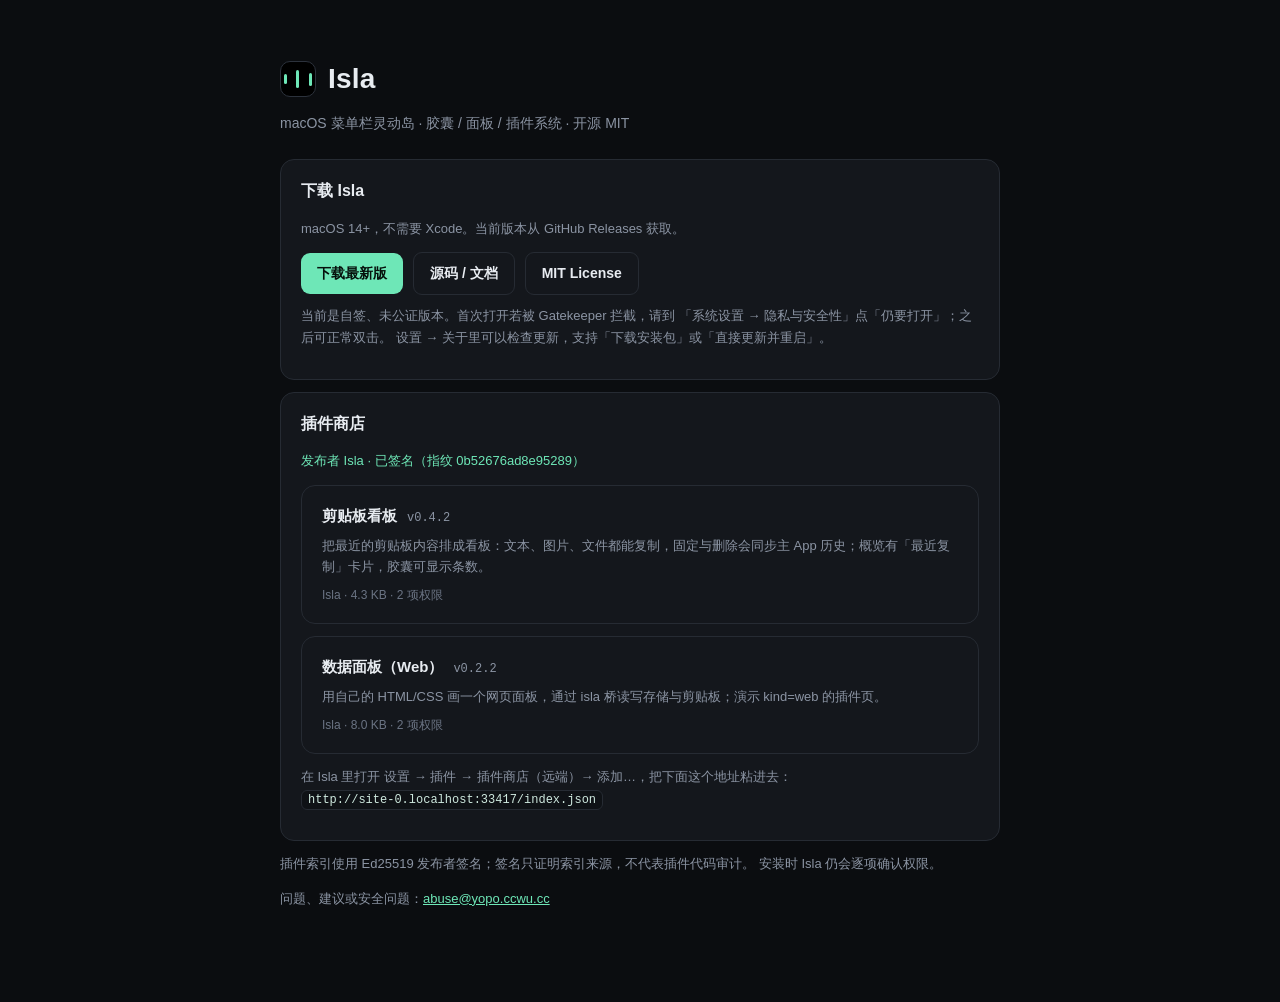
<file: index.html>
<!DOCTYPE html>
<html lang="zh-CN">
<head>
<meta charset="utf-8">
<meta name="viewport" content="width=device-width, initial-scale=1">
<title>Isla · macOS 灵动岛</title>
<style>
  :root {
    --bg: #0b0d10; --panel: #14171c; --line: #262b33;
    --text: #e8ecf1; --muted: #8b94a3; --accent: #6ee7b7;
  }
  * { box-sizing: border-box; }
  body {
    margin: 0; padding: 56px 20px 80px; background: var(--bg); color: var(--text);
    font: 15px/1.65 -apple-system, BlinkMacSystemFont, "PingFang SC", "Helvetica Neue", sans-serif;
  }
  main { max-width: 720px; margin: 0 auto; }
  .brand { display: flex; align-items: center; gap: 12px; margin-bottom: 10px; }
  .mark {
    width: 36px; height: 36px; border-radius: 10px; background: #000;
    border: 1px solid #2c323c; display: grid; place-items: center; gap: 3px;
    grid-auto-flow: column;
  }
  .mark i { display: block; width: 3px; border-radius: 2px; background: var(--accent); }
  .mark i:nth-child(1) { height: 10px; }
  .mark i:nth-child(2) { height: 18px; }
  .mark i:nth-child(3) { height: 13px; }
  h1 { font-size: 28px; margin: 0; letter-spacing: .2px; }
  h2 { font-size: 16px; margin: 0 0 10px; }
  .sub { color: var(--muted); margin: 2px 0 24px; font-size: 14px; }
  .card {
    background: var(--panel); border: 1px solid var(--line); border-radius: 14px;
    padding: 18px 20px; margin-bottom: 12px;
  }
  .cta { display: flex; flex-wrap: wrap; gap: 10px; align-items: center; }
  .btn {
    display: inline-block; padding: 9px 16px; border-radius: 9px; text-decoration: none;
    background: var(--accent); color: #06110c; font-weight: 600; font-size: 14px;
  }
  .btn.secondary { background: transparent; color: var(--text); border: 1px solid var(--line); }
  .row { display: flex; align-items: baseline; gap: 10px; }
  .name { font-weight: 600; }
  .ver { color: var(--muted); font: 12px ui-monospace, SFMono-Regular, Menlo, monospace; }
  .desc { color: var(--muted); font-size: 13px; margin-top: 6px; }
  .meta { color: #6b7484; font-size: 12px; margin-top: 8px; }
  .muted { color: var(--muted); font-size: 13px; }
  .note { color: var(--muted); font-size: 13px; margin-top: 10px; }
  a { color: var(--accent); }
  code {
    background: #0f1216; border: 1px solid var(--line); border-radius: 6px;
    padding: 2px 6px; font: 12px ui-monospace, SFMono-Regular, Menlo, monospace;
    color: #cfe9df; word-break: break-all;
  }
</style>
</head>
<body>
<main>
  <div class="brand">
    <span class="mark"><i></i><i></i><i></i></span>
    <h1>Isla</h1>
  </div>
  <p class="sub">macOS 菜单栏灵动岛 · 胶囊 / 面板 / 插件系统 · 开源 MIT</p>

  <div class="card">
    <h2>下载 Isla</h2>
    <p class="muted">macOS 14+，不需要 Xcode。当前版本从 GitHub Releases 获取。</p>
    <div class="cta">
      <a class="btn" href="https://github.com/LLllCCC/Isla/releases/latest">下载最新版</a>
      <a class="btn secondary" href="https://github.com/LLllCCC/Isla">源码 / 文档</a>
      <a class="btn secondary" href="https://github.com/LLllCCC/Isla/blob/main/LICENSE">MIT License</a>
    </div>
    <p class="note">
      当前是自签、未公证版本。首次打开若被 Gatekeeper 拦截，请到
      「系统设置 → 隐私与安全性」点「仍要打开」；之后可正常双击。
      设置 → 关于里可以检查更新，支持「下载安装包」或「直接更新并重启」。
    </p>
  </div>

  <div class="card">
    <h2>插件商店</h2>
    <p class="muted" id="pub">正在检查签名…</p>
    <div id="list"></div>
    <p class="note">
      在 Isla 里打开 设置 → 插件 → 插件商店（远端）→ 添加…，把下面这个地址粘进去：<br>
      <code id="src"></code>
    </p>
  </div>

  <p class="note">
    插件索引使用 Ed25519 发布者签名；签名只证明索引来源，不代表插件代码审计。
    安装时 Isla 仍会逐项确认权限。
  </p>
  <p class="note">
    问题、建议或安全问题：<a href="mailto:abuse@yopo.ccwu.cc">abuse@yopo.ccwu.cc</a>
  </p>
</main>
<script>
  const base = location.origin + location.pathname.replace(/index\.html$/, "");
  const src = base + "index.json";
  document.getElementById("src").textContent = src;
  fetch(src, { cache: "no-store" })
    .then(r => r.json())
    .then(idx => {
      const pub = document.getElementById("pub");
      if (idx.publisher) {
        pub.textContent = "发布者 " + idx.publisher.name + " · 已签名（指纹 " + idx.publisher.keyID + "）";
        pub.style.color = "var(--accent)";
      } else {
        pub.textContent = "未签名：无法确认发布者，Isla 安装前会再次确认。";
      }
      const list = document.getElementById("list");
      (idx.plugins || []).forEach(p => {
        const el = document.createElement("div");
        el.className = "card";
        const perms = (p.permissions || []).length;
        const size = p.size ? (p.size / 1024).toFixed(1) + " KB" : "";
        el.innerHTML =
          '<div class="row"><span class="name"></span><span class="ver"></span></div>' +
          '<div class="desc"></div><div class="meta"></div>';
        el.querySelector(".name").textContent = p.name || p.id;
        el.querySelector(".ver").textContent = "v" + (p.version || "?");
        el.querySelector(".desc").textContent = p.summary || "";
        el.querySelector(".meta").textContent =
          [p.author, size, perms ? perms + " 项权限" : ""].filter(Boolean).join(" · ");
        list.appendChild(el);
      });
      if (!(idx.plugins || []).length) list.textContent = "商店里还没有插件。";
    })
    .catch(err => {
      document.getElementById("list").textContent = "读取 index.json 失败：" + err;
    });
</script>
</body>
</html>
</file>
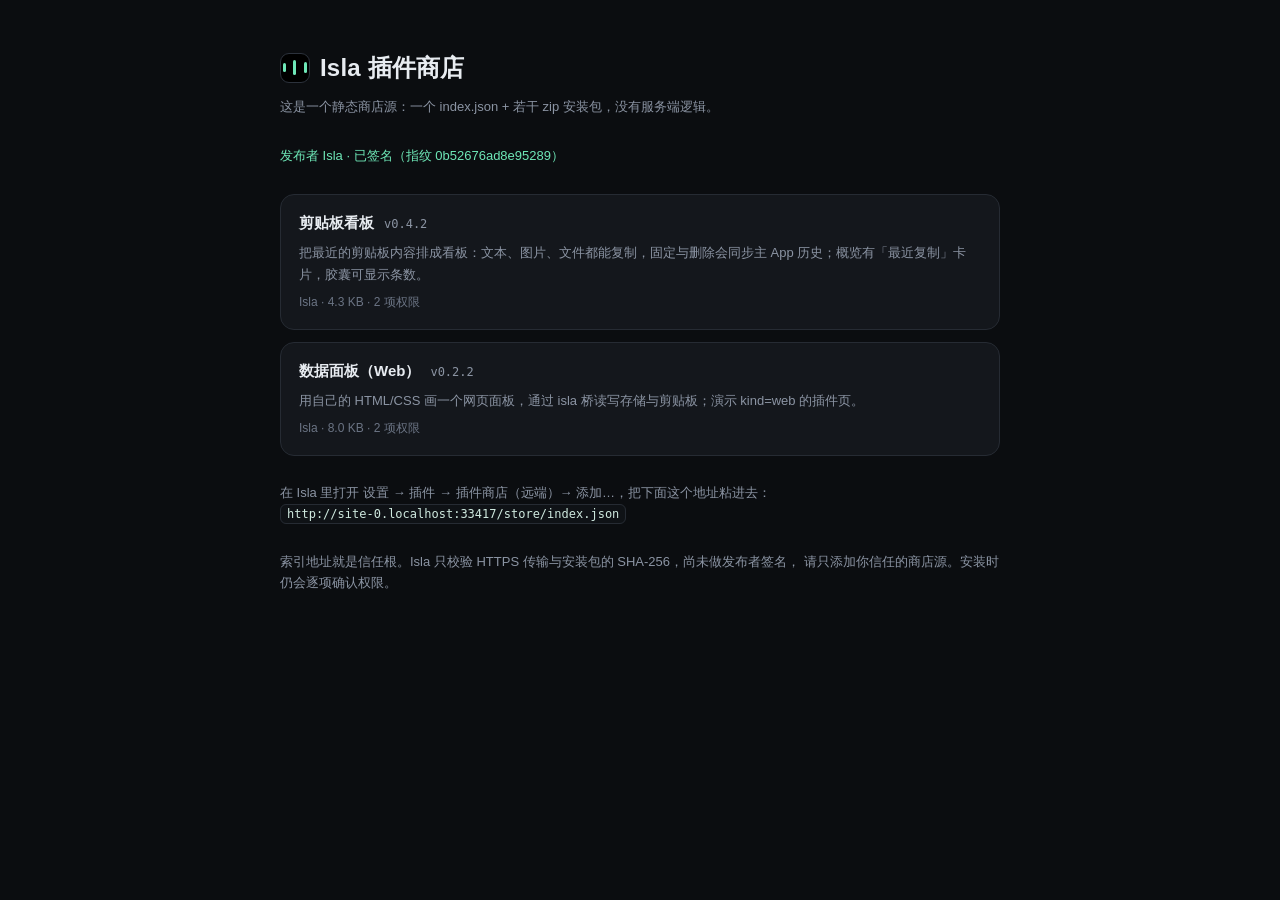
<file: store/index.html>
<!DOCTYPE html>
<html lang="zh-CN">
<head>
<meta charset="utf-8">
<meta name="viewport" content="width=device-width, initial-scale=1">
<title>Isla 插件商店</title>
<style>
  :root {
    --bg: #0b0d10; --panel: #14171c; --line: #262b33;
    --text: #e8ecf1; --muted: #8b94a3; --accent: #6ee7b7;
  }
  * { box-sizing: border-box; }
  body {
    margin: 0; padding: 48px 20px 80px; background: var(--bg); color: var(--text);
    font: 15px/1.65 -apple-system, BlinkMacSystemFont, "PingFang SC", "Helvetica Neue", sans-serif;
  }
  main { max-width: 720px; margin: 0 auto; }
  .brand { display: flex; align-items: center; gap: 10px; margin-bottom: 8px; }
  .mark {
    width: 30px; height: 30px; border-radius: 9px; background: #000;
    border: 1px solid #2c323c; display: grid; place-items: center; gap: 3px;
    grid-auto-flow: column;
  }
  .mark i { display: block; width: 3px; border-radius: 2px; background: var(--accent); }
  .mark i:nth-child(1) { height: 9px; }
  .mark i:nth-child(2) { height: 15px; }
  .mark i:nth-child(3) { height: 11px; }
  h1 { font-size: 24px; margin: 0; letter-spacing: .2px; }
  .sub { color: var(--muted); margin: 2px 0 28px; font-size: 13px; }
  .card {
    background: var(--panel); border: 1px solid var(--line); border-radius: 14px;
    padding: 16px 18px; margin-bottom: 12px;
  }
  .row { display: flex; align-items: baseline; gap: 10px; }
  .name { font-weight: 600; }
  .ver { color: var(--muted); font: 12px ui-monospace, SFMono-Regular, Menlo, monospace; }
  .desc { color: var(--muted); font-size: 13px; margin-top: 6px; }
  .meta { color: #6b7484; font-size: 12px; margin-top: 8px; }
  code {
    background: #0f1216; border: 1px solid var(--line); border-radius: 6px;
    padding: 2px 6px; font: 12px ui-monospace, SFMono-Regular, Menlo, monospace;
    color: #cfe9df; word-break: break-all;
  }
  .note { color: var(--muted); font-size: 13px; margin-top: 26px; }
  a { color: var(--accent); }
</style>
</head>
<body>
<main>
  <div class="brand">
    <span class="mark"><i></i><i></i><i></i></span>
    <h1>Isla 插件商店</h1>
  </div>
  <p class="sub">这是一个静态商店源：一个 index.json + 若干 zip 安装包，没有服务端逻辑。</p>
  <p class="sub" id="pub">正在检查签名…</p>

  <div id="list"></div>

  <p class="note">
    在 Isla 里打开 设置 → 插件 → 插件商店（远端）→ 添加…，把下面这个地址粘进去：<br>
    <code id="src"></code>
  </p>
  <p class="note">
    索引地址就是信任根。Isla 只校验 HTTPS 传输与安装包的 SHA-256，尚未做发布者签名，
    请只添加你信任的商店源。安装时仍会逐项确认权限。
  </p>
</main>
<script>
  const base = location.origin + location.pathname.replace(/index\.html$/, "");
  const src = base + "index.json" + location.search;
  document.getElementById("src").textContent = src;
  fetch(src, { cache: "no-store" })
    .then(r => r.json())
    .then(idx => {
      const pub = document.getElementById("pub");
      if (idx.publisher) {
        pub.textContent = "发布者 " + idx.publisher.name + " · 已签名（指纹 " + idx.publisher.keyID + "）";
        pub.style.color = "var(--accent)";
      } else {
        pub.textContent = "未签名：无法确认发布者，Isla 安装前会再次确认。";
      }
      const list = document.getElementById("list");
      (idx.plugins || []).forEach(p => {
        const el = document.createElement("div");
        el.className = "card";
        const perms = (p.permissions || []).length;
        const size = p.size ? (p.size / 1024).toFixed(1) + " KB" : "";
        el.innerHTML =
          '<div class="row"><span class="name"></span><span class="ver"></span></div>' +
          '<div class="desc"></div><div class="meta"></div>';
        el.querySelector(".name").textContent = p.name || p.id;
        el.querySelector(".ver").textContent = "v" + (p.version || "?");
        el.querySelector(".desc").textContent = p.summary || "";
        el.querySelector(".meta").textContent =
          [p.author, size, perms ? perms + " 项权限" : ""].filter(Boolean).join(" · ");
        list.appendChild(el);
      });
      if (!(idx.plugins || []).length) list.textContent = "商店里还没有插件。";
    })
    .catch(err => {
      document.getElementById("list").textContent = "读取 index.json 失败：" + err;
    });
</script>
</body>
</html>
</file>
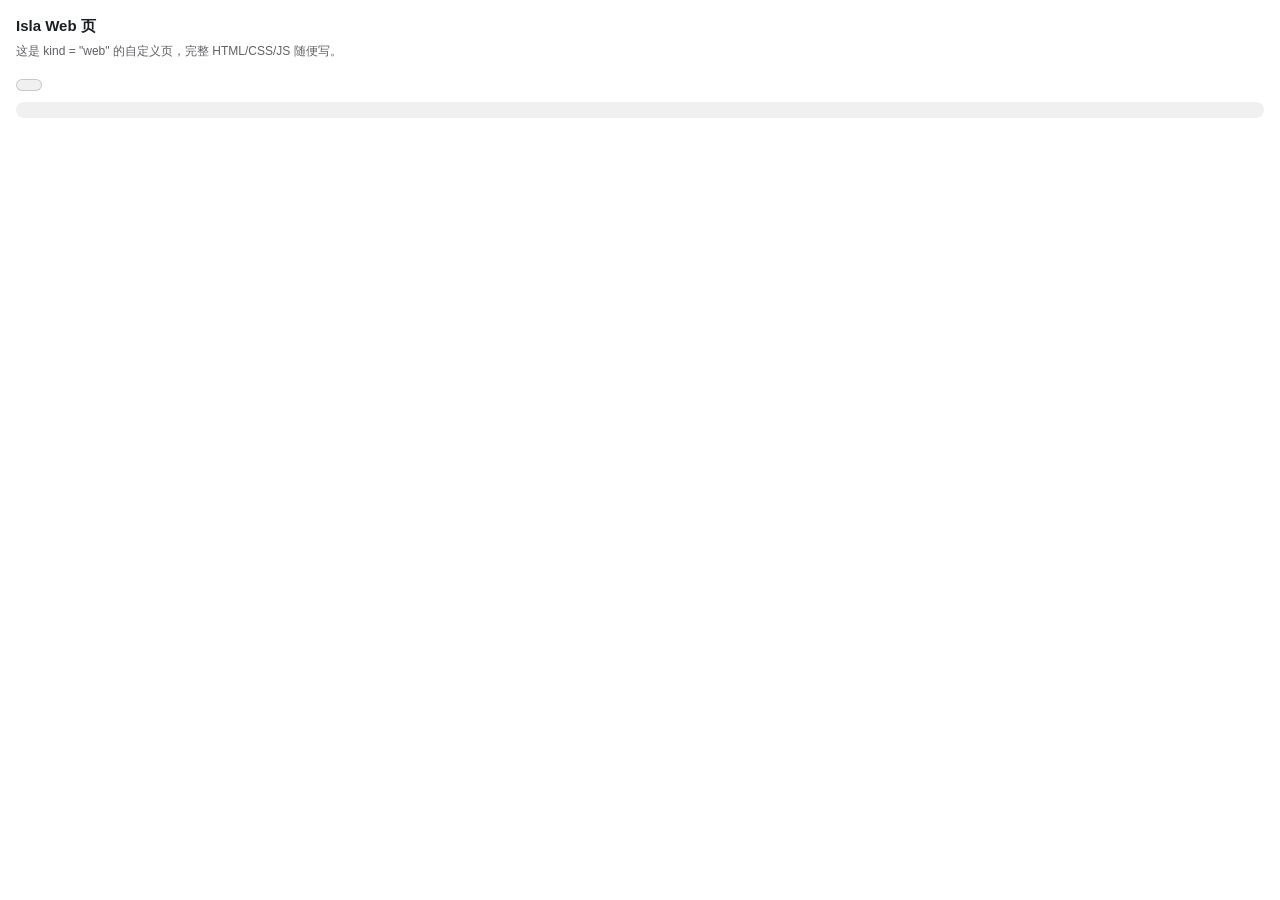
<file: docs/plugin-template/web/index.html>
<!DOCTYPE html>
<html lang="zh-CN">
<head>
<meta charset="utf-8">
<style>
  :root { color-scheme: light dark; }
  body {
    margin: 0; padding: 14px 16px;
    font: 13px/1.6 -apple-system, BlinkMacSystemFont, "PingFang SC", sans-serif;
    color: #1b1f24; background: transparent;
  }
  @media (prefers-color-scheme: dark) { body { color: #e8ecf1; } }
  h1 { font-size: 15px; margin: 0 0 4px; }
  p  { margin: 0 0 10px; opacity: .7; font-size: 12px; }
  button {
    font: inherit; padding: 5px 12px; border-radius: 8px; cursor: pointer;
    border: 1px solid rgba(128,128,128,.35); background: rgba(128,128,128,.12); color: inherit;
  }
  pre { font: 12px ui-monospace, Menlo, monospace; background: rgba(128,128,128,.12);
        padding: 8px 10px; border-radius: 8px; margin: 10px 0 0; white-space: pre-wrap; }
</style>
</head>
<body>
  <h1 id="title">Isla Web 页</h1>
  <p id="sub">这是 kind = "web" 的自定义页，完整 HTML/CSS/JS 随便写。</p>
  <button id="btn"></button>
  <pre id="out"></pre>

<script>
  // window.isla 是宿主给 Web 页的受限桥：
  //   isla.plugin      { id, page }
  //   isla.version     App 版本
  //   isla.locale      当前界面语言（"zh-Hans" / "en" …）
  //   isla.dark        是否深色
  //   isla.permissions 本插件被授予的权限
  //   isla.storage     get / set / remove（异步，返回 Promise）
  //   isla.clipboard   readText / writeText
  //   isla.ui          openPage(id)
  //   isla.log(...)    写插件日志
  const isla = window.isla
  const isEn = String(isla.locale || "").toLowerCase().indexOf("en") === 0

  document.getElementById("title").textContent = isEn ? "Isla Web Page" : "Isla Web 页"
  document.getElementById("btn").textContent = isEn ? "Save count" : "保存计数"
  document.getElementById("sub").textContent = isEn
    ? "A kind=\"web\" page: write any HTML/CSS/JS you like."
    : "这是 kind = \"web\" 的自定义页，完整 HTML/CSS/JS 随便写。"

  const out = document.getElementById("out")
  const show = (v) => { out.textContent = JSON.stringify(v, null, 2) }

  // 存储：需要 manifest 里声明 "storage" 权限
  isla.storage.get("webCount").then((n) => {
    show({ locale: isla.locale, dark: isla.dark, permissions: isla.permissions, webCount: n || 0 })
  })

  document.getElementById("btn").addEventListener("click", () => {
    isla.storage.get("webCount").then((n) => {
      const next = (n || 0) + 1
      return isla.storage.set("webCount", next).then(() => {
        show({ saved: next })
        isla.log("web page saved count", next)
      })
    })
  })
</script>
</body>
</html>
</file>
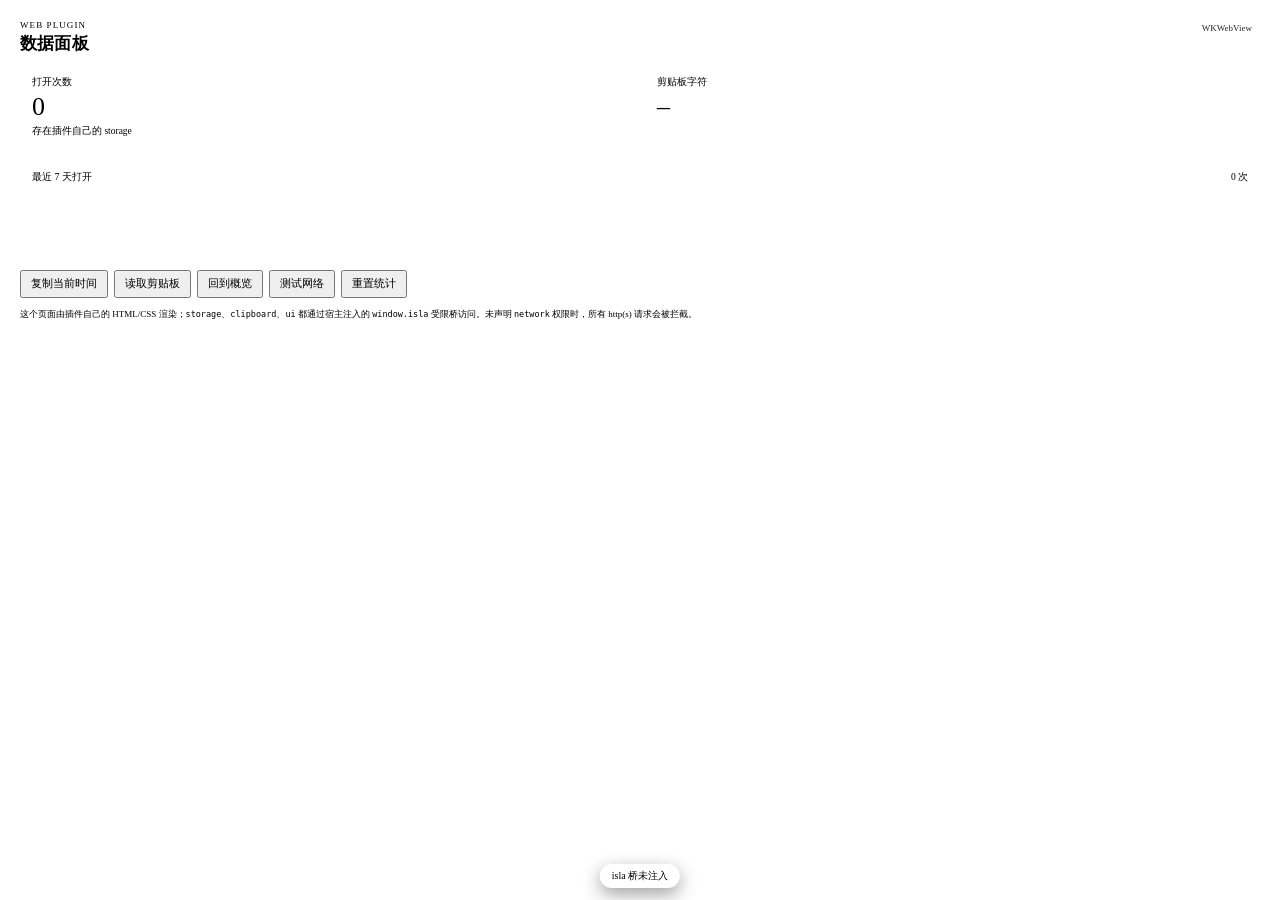
<file: Samples/web-dashboard/web/index.html>
<!doctype html>
<html lang="zh-CN">
<head>
  <meta charset="utf-8">
  <meta name="viewport" content="width=device-width, initial-scale=1">
  <title>数据面板</title>
  <link rel="stylesheet" href="style.css">
</head>
<body>
  <main class="page">
    <header class="head">
      <div>
        <div class="eyebrow">WEB PLUGIN</div>
        <h1 data-i18n="title">数据面板</h1>
      </div>
      <span class="badge">WKWebView</span>
    </header>

    <section class="stats">
      <div class="card">
        <div class="label" data-i18n="visits">打开次数</div>
        <div class="value" id="visits">0</div>
        <div class="hint" data-i18n="visitsHint">存在插件自己的 storage</div>
      </div>
      <div class="card">
        <div class="label" data-i18n="clipLen">剪贴板字符</div>
        <div class="value" id="clipLen">–</div>
        <div class="hint" id="clipPreview"></div>
      </div>
    </section>

    <section class="card chart-card">
      <div class="chart-head">
        <span class="label" data-i18n="last7">最近 7 天打开</span>
        <span class="hint" id="chartTotal">0 次</span>
      </div>
      <div class="bars" id="bars"></div>
      <div class="days" id="days"></div>
    </section>

    <section class="actions">
      <button class="primary" id="copyTime" data-i18n="copyTime">复制当前时间</button>
      <button id="readClip" data-i18n="readClip">读取剪贴板</button>
      <button id="overview" data-i18n="overview">回到概览</button>
      <button id="testNet" data-i18n="testNet">测试网络</button>
      <button id="reset" data-i18n="reset">重置统计</button>
    </section>

    <p class="foot" data-i18n-html="foot">
      这个页面由插件自己的 HTML/CSS 渲染；<code>storage</code>、<code>clipboard</code>、<code>ui</code>
      都通过宿主注入的 <code>window.isla</code> 受限桥访问。未声明 <code>network</code> 权限时，所有 http(s) 请求会被拦截。
    </p>
  </main>
  <div class="toast" id="toast"></div>
  <script src="app.js"></script>
</body>
</html>
</file>
<file: Samples/web-dashboard/web/style.css>
/* 颜色全部来自宿主注入的 CSS 变量，深浅色主题自动跟随。 */
.page {
  display: flex;
  flex-direction: column;
  gap: 10px;
  padding: 12px;
  height: 100%;
}

.head {
  display: flex;
  align-items: flex-start;
  justify-content: space-between;
}

.eyebrow {
  font-size: 9px;
  letter-spacing: 0.12em;
  color: var(--isla-text-3);
}

h1 {
  margin: 2px 0 0;
  font-size: 17px;
  font-weight: 600;
  letter-spacing: 0.01em;
}

.badge {
  font-size: 9px;
  color: var(--isla-accent);
  border: 0.6px solid var(--isla-accent);
  border-radius: 999px;
  padding: 3px 8px;
  opacity: 0.85;
}

.card {
  background: var(--isla-surface);
  border: 0.6px solid var(--isla-stroke);
  border-radius: 12px;
  padding: 10px 12px;
}

.stats {
  display: grid;
  grid-template-columns: 1fr 1fr;
  gap: 10px;
}

.label {
  font-size: 10px;
  color: var(--isla-text-2);
}

.value {
  font-size: 26px;
  font-weight: 300;
  color: var(--isla-text);
  font-variant-numeric: tabular-nums;
  line-height: 1.2;
  margin-top: 2px;
}

.hint {
  font-size: 9.5px;
  color: var(--isla-text-3);
  margin-top: 3px;
  white-space: nowrap;
  overflow: hidden;
  text-overflow: ellipsis;
  max-width: 150px;
}

.chart-head {
  display: flex;
  justify-content: space-between;
  align-items: baseline;
}

.bars {
  display: flex;
  align-items: flex-end;
  gap: 8px;
  height: 54px;
  margin-top: 8px;
}

.bar {
  flex: 1;
  min-height: 3px;
  border-radius: 4px 4px 2px 2px;
  background: var(--isla-accent);
  opacity: 0.75;
  transition: height 0.25s ease;
}

.bar.today {
  opacity: 1;
}

.days {
  display: flex;
  gap: 8px;
  margin-top: 4px;
  font-size: 8.5px;
  color: var(--isla-text-3);
}

.days span {
  flex: 1;
  text-align: center;
}

.actions {
  display: flex;
  flex-wrap: wrap;
  gap: 6px;
}

.actions button {
  font-size: 10.5px;
  padding: 5px 9px;
}

.foot {
  margin: 0;
  font-size: 9px;
  line-height: 1.5;
  color: var(--isla-text-3);
}

.foot code {
  font-family: ui-monospace, SFMono-Regular, Menlo, monospace;
  font-size: 8.5px;
}

.toast {
  position: fixed;
  left: 50%;
  bottom: 12px;
  z-index: 10;
  transform: translateX(-50%) translateY(8px);
  width: max-content;
  max-width: calc(100% - 24px);
  white-space: nowrap;
  background: var(--isla-solid);
  border: 0.6px solid var(--isla-stroke);
  color: var(--isla-text);
  border-radius: 999px;
  padding: 5px 12px;
  font-size: 10px;
  opacity: 0;
  pointer-events: none;
  box-shadow: 0 6px 18px rgba(0, 0, 0, 0.38);
  transition: opacity 0.18s ease, transform 0.18s ease;
}

.toast.show {
  opacity: 1;
  transform: translateX(-50%) translateY(0);
}
</file>
